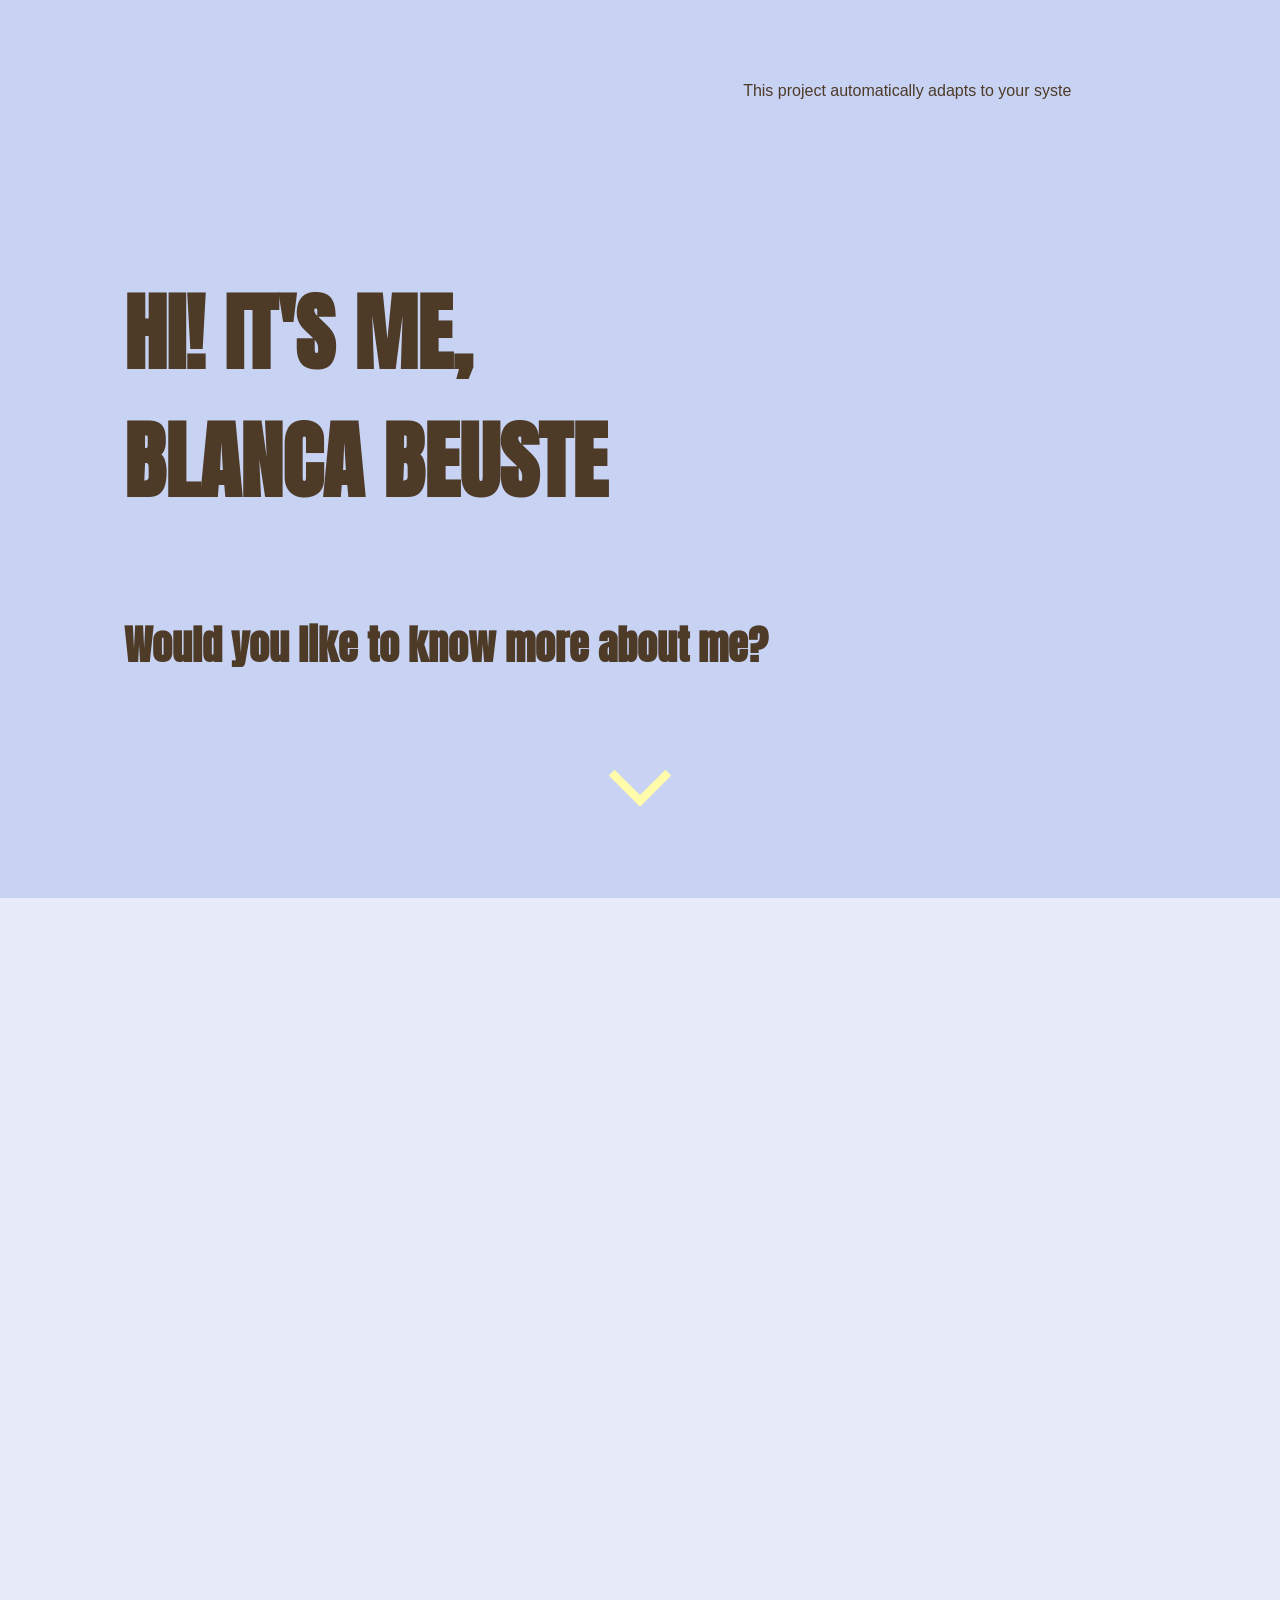
<file: index.html>
<!DOCTYPE html>
<html lang="en">
<head>
    <meta charset="UTF-8">
    <meta name="viewport" content="width=device-width, initial-scale=1.0">
    <title>Getting to know Blanca</title>
    <link rel="stylesheet" href="./css/tokens.css">
    <link rel="stylesheet" href="./css/main.css">
</head>
<body>
<header class="cover">
    <div id="adaptiveContainer">
        <p data-i18n="adaptive">This project automatically adapts to your system's appearance (light or dark mode) and language preferences. Spanish and French are supported; all other languages default to English.</p>
    </div>
    <h1><span data-i18n="greeting">HI! IT'S ME,</span><br>
        BLANCA BEUSTE</h1>
    <h2 data-i18n="intro">Would you like to know more about me?</h2>
    <svg class="arrow" viewBox="0 0 24 24" aria-hidden="true">
        <path d="M12 16.5 4.5 9l1.4-1.4L12 13.7l6.1-6.1L19.5 9z"/>
    </svg>
</header>
<main class="game">
    <div class="instructions">
        <h3 data-i18n="gameTitle">Truth or lie</h3>
        <p data-i18n="gameExplanation">Here are three sets of fun facts about me. Each one has two truths and a lie. Can you spot the lie?</p>
        <br><br>
        <p data-i18n="gameExclamation">Don't miss the last question</p>
    </div>   
    
    <div class="question">
        <h4 data-i18n="q1">I'm the kind of person who...</h4>
        <button class="option" data-i18n="q1a">a. believes that if you try hard enough you can achieve anything, except landing a plane in an emergency.</button>
        <button class="option" data-i18n="q1b">b. collects qualifications: surf coaching, adapted sports, preventing sexual violence in sport, A2 Indonesian…</button>
        <button class="option"data-lie data-i18n="q1c">c. finishes everything she starts, even bad books.</button>
        <div class="solution">
            <p class="correctSolution" data-i18n="q1CorrectSol">Correct! If it's not an obligation, knowing when to quit is a victory.</p>
            <p class="incorrectSolution" data-i18n="q1IncorrectSol">Wrong. The lie was c\nIf it's not an obligation, knowing when to quit is a victory.</p>
        </div>
    </div>

    <a class="next" data-i18n="next" href="question2and3.html">Next</a>
</main>
    <script>const TRANSLATIONS = {};</script>
    <script src="lang/en.js"></script>
    <script src="lang/es.js"></script>
    <script src="lang/fr.js"></script>
    <script src="js/i18n.js"></script>
    <script src="js/game.js"></script>
    <script src="js/textEffects.js"></script>

</body>
</html>
</file>
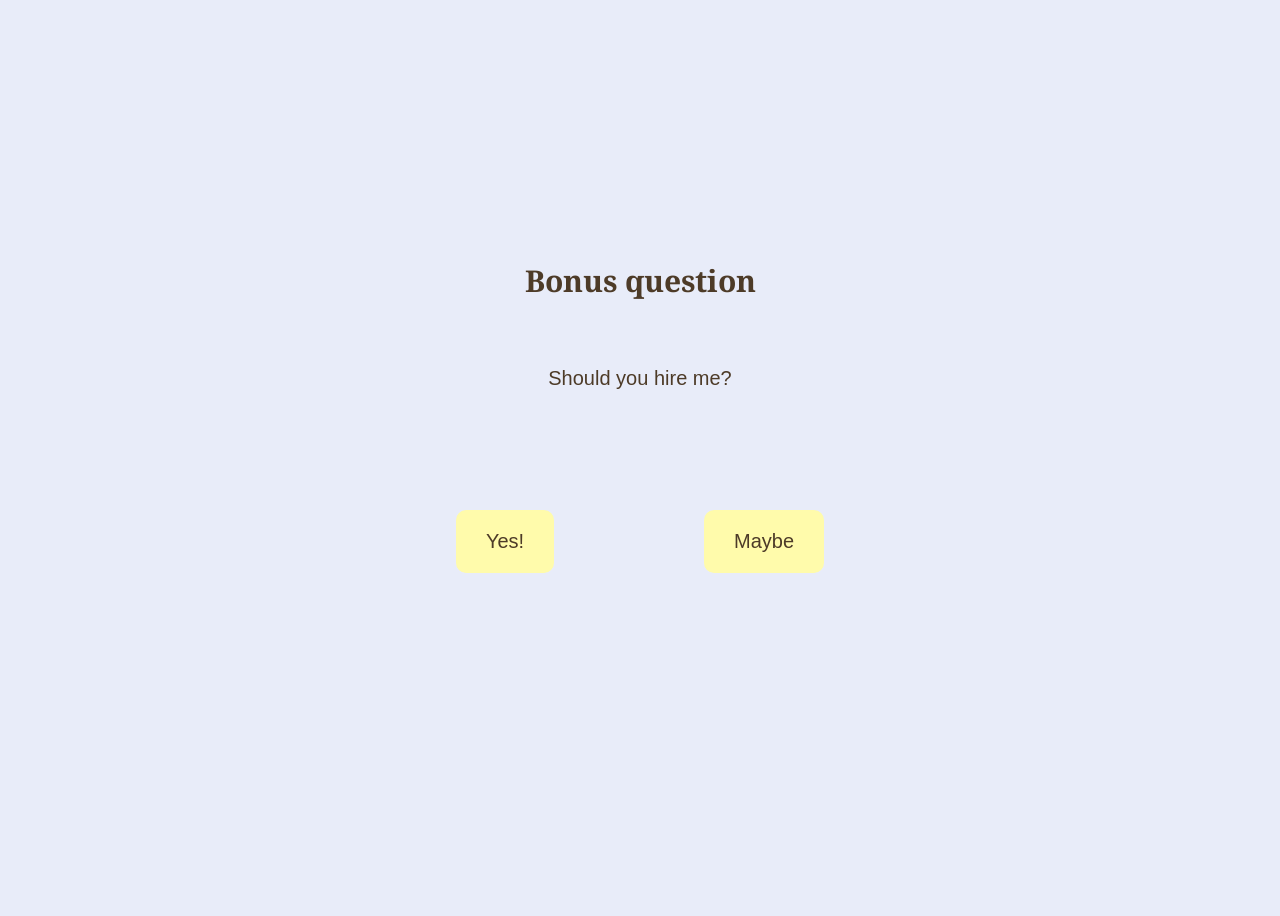
<file: bonus.html>
<!DOCTYPE html>
<html lang="en">
<head>
    <meta charset="UTF-8">
    <meta name="viewport" content="width=device-width, initial-scale=1.0">
    <title>Document</title>
    <link rel="stylesheet" href="./css/tokens.css">
    <link rel="stylesheet" href="./css/main.css">
</head>
<body>
<main class="bonus">
    <h4 data-i18n="bonusTitle">Bonus question</h4>
    <p data-i18n="bonusQuestion">Should you hire me?</p>

    <div class="answers">
        <button id="yes" class="answer" data-i18n="bonusYes">Yes!</button>
        <button id="maybe" class="answer" data-i18n="bonusMaybe">Maybe</button>
    </div>

    <div class="hired" hidden>
        <p data-i18n="bonusHired">Good call! Let's talk:</p>
        <ul class="contact">
            <li><a class="answer" href="mailto:blanca.beuste@gmail.com"> Email</a></li>
            <li><a class="answer" href="https://es.linkedin.com/in/blanca-beuste" target="_blank" rel="noopener">LinkedIn</a></li>
        </ul>
    </div>
</main>
    <script>const TRANSLATIONS = {};</script>
    <script src="lang/en.js"></script>
    <script src="lang/es.js"></script>
    <script src="lang/fr.js"></script>
    <script src="js/i18n.js"></script>
    <script src="./js/bonus.js"></script>
</body>
</html>
</file>
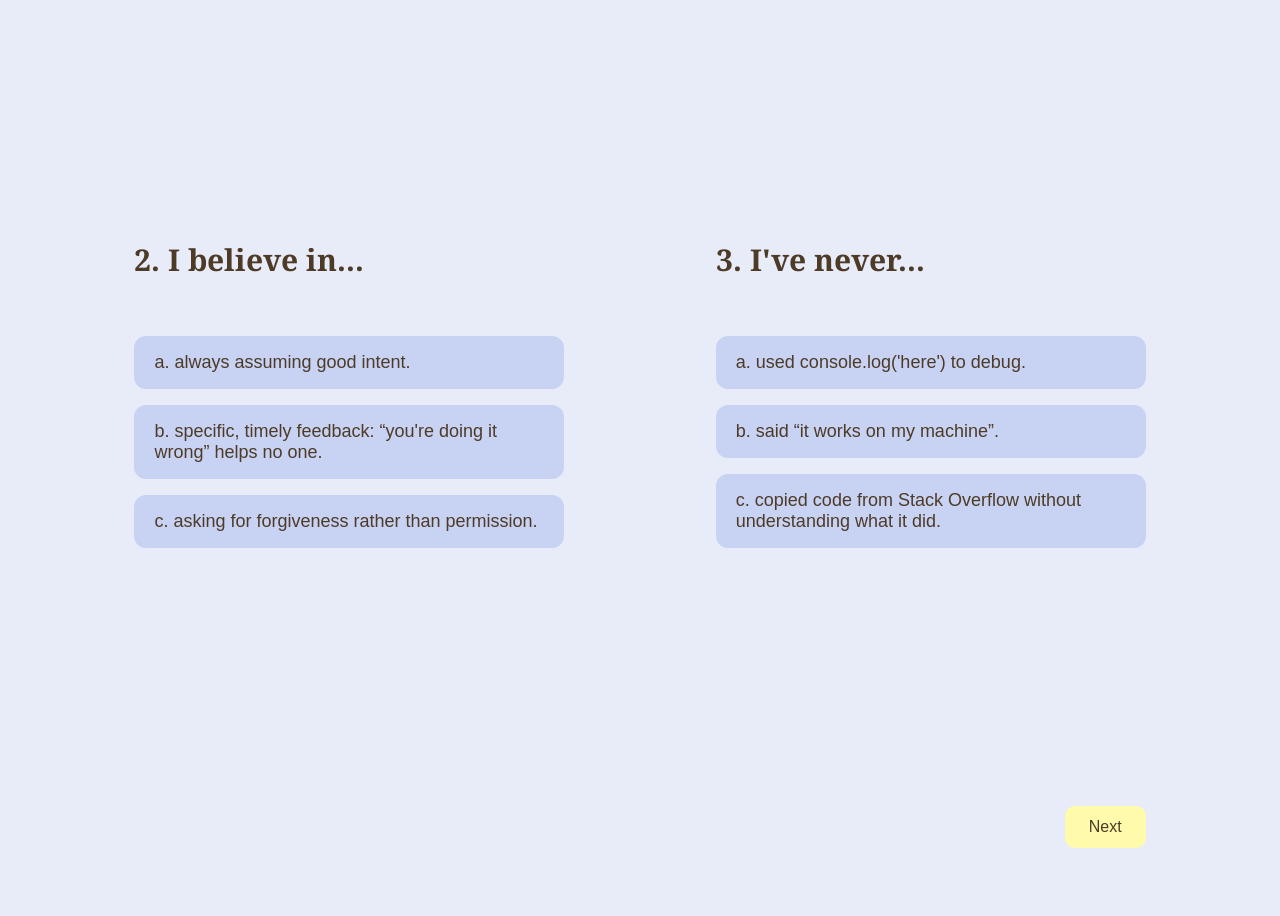
<file: question2and3.html>
<!DOCTYPE html>
<html lang="en">
<head>
    <meta charset="UTF-8">
    <meta name="viewport" content="width=device-width, initial-scale=1.0">
    <title>Getting to know Blanca</title>
    <link rel="stylesheet" href="./css/tokens.css">
    <link rel="stylesheet" href="./css/main.css">    
</head>
<body>
<main class="game">
    <div class="question qleft">
        <h4 data-i18n="q2">I believe in...</h4>
        <button class="option" data-i18n="q2a">a. always assuming good intent.</button>
        <button class="option" data-i18n="q2b">b. specific, timely feedback: “you're doing it wrong” helps no one.</button>
        <button class="option" data-lie data-i18n="q2c">c. asking for forgiveness rather than permission.</button>
        <div class="solution">
            <p class="correctSolution" data-i18n="q2CorrectSol">Correct! I'd rather ask first. It saves headaches, and code that would end up in the bin.</p>
            <p class="incorrectSolution" data-i18n="q2IncorrectSol">Wrong. The lie was c
            \nI'd rather ask first. It saves headaches, and code that would end up in the bin.</p>
        </div>
    </div>   
    
    <div class="question">
            <h4 data-i18n="q3">I've never...</h4>
            <button class="option" data-lie data-i18n="q3a">a. used console.log('here') to debug.</button>
            <button class="option" data-i18n="q3b">b. said “it works on my machine”.</button>
            <button class="option" data-i18n="q3c">c. copied code from Stack Overflow without understanding what it did.</button>
            <div class="solution">
                <p class="correctSolution" data-i18n="q3CorrectSol">Correct! That's a lie, of course.</p>
                <p class="incorrectSolution" data-i18n="q3IncorrectSol">Wrong. The lie was a
                \nThat's a lie, of course.</p>
            </div>
        </div>

    <a class="next" data-i18n="next" href="./bonus.html">Next</a>
</main>
    <script>const TRANSLATIONS = {};</script>
    <script src="lang/en.js"></script>
    <script src="lang/es.js"></script>
    <script src="lang/fr.js"></script>
    <script src="js/i18n.js"></script>
    <script src="js/game.js"></script>
</body>
</html>
</file>
<file: css/tokens.css>
@font-face {
    font-family: "Noto Serif";
    src: url("./fonts/Noto_Serif/NotoSerif-VariableFont_wdth\,wght.ttf") format("truetype");
    font-weight: 100 900;
    font-optical-sizing: auto;
    font-style: normal;
    font-variation-settings:
    "wdth" 100;
}
@font-face {
    font-family: "Anton";
    src: url("./fonts/Anton/Anton-Regular.ttf") format("truetype");
    font-weight: normal;
    font-style: normal;
    font-display: swap;
}

:root {
    /*      --color-fondo: #DBE2F8;
    --color-fondo2: #bac5e9;*/
    --color-fondo: #e8ecf9;
    --color-fondo2: #c8d2f3;
    --color-texto: #4d3b28;
    --color-acento: #fffbab;
    --color-correcto: #9fd8a3;
    --fuente-titulos: "Anton", Impact, sans-serif;
    --fuente-subtitulos: "Noto Serif", serif;
    --fuente-textos: Arial, sans-serif;

}

@media (prefers-color-scheme: dark) {
    :root {
    --color-fondo: #271e14;
    --color-fondo2: #253045;
    --color-texto: #abb7de;
    --color-acento: #622561;
    --color-correcto: #6b946e;
    }
}
</file>
<file: css/main.css>
*, *::before, *::after {
    box-sizing: border-box;
}
body {
    background-color: var(--color-fondo);
}
h1 {
    text-align: left;
    font-family: var(--fuente-titulos);
    font-size: 85px;
    font-weight: thin;
    color: var(--color-texto);
}
h2{
    text-align: left;
    font-family: var(--fuente-titulos);
    font-size: 40px;
    font-weight: thin;
    color: var(--color-texto);
}
h3{
    text-align: left;
    margin-top: 10px;
    font-family: var(--fuente-subtitulos);
    font-size: 40px;
    font-weight: thin;
    color: var(--color-acento);
}
h4{
    text-align: left;
    font-family: var(--fuente-subtitulos);
    font-size: 30px;
    font-weight: thin;
    color: var(--color-texto);
    margin-top: 10px;
}
p {
    text-align: left;
    font-family: var(--fuente-textos);
    color: var(--color-texto);
    font-size: 20px;
    line-height: 1.8;
}

#adaptiveContainer {
    width: 40%;
    align-self: flex-end;
    margin-bottom: auto;
}
#adaptiveContainer p {
    text-align: left;
    font-size: 16px;min-height: 4lh;
}
.cover {
    background-color: var(--color-fondo2);
    position: relative;
    z-index: 1;
    min-height: 100vh;
    min-height: 100dvh;
    display: flex;
    flex-direction: column;
    justify-content: flex-end;
    align-items: flex-start;
    padding: 5% 10% 15% 10%;
    margin: -10px -10px 0px -10px;
}
.arrow {
    position: absolute;
    bottom: 60px;
    left: 50%;
    width: 100px;
    height: 100px;
    fill: var(--color-acento);
    translate: -50% 0;
    animation: pulse 1.3s ease infinite;
}

@keyframes pulse {
    0%, 100% { transform: translateY(0); }
    50%      { transform: translateY(12px); }
}

.game {
    position: sticky;
    bottom: 0;
    z-index: 0;
    min-height: 100vh;
    min-height: 100dvh;
    display: grid;
    grid-template-columns: 1fr 1fr;
    align-content: center;
    align-items: stretch;
    gap: 15%;
    padding: 5% 10%;
    background-color: var(--color-fondo);
}

.instructions {
    background-color: var(--color-texto);
    padding: 10% 10%;
    border-radius: 5px;
}

.instructions p {
    color: var(--color-acento);
    font-size: 20px;
    line-height: 1.8;
}

.question {
    display: flex;
    flex-direction: column;
    gap: 1rem;
}

.option {
    font-family: var(--fuente-textos);
    font-size: 18px;
    text-align: left;
    color: var(--color-texto);
    background: var(--color-fondo2);
    border: none;
    border-radius: 12px;
    padding: 1rem 1.25rem;
    cursor: pointer;
    transition: background-color .2s;
}

.option:hover:not(:disabled) {
    background-color: var(--color-acento);
}

.option:disabled {
    cursor: default;
}

.option.correct {
    background-color: var(--color-correcto);
    border-color: var(--color-correcto);
}

.option.wrong {
    background-color: var(--color-acento);
}

.solution {
    display: grid;
}

.solution > p {
    grid-area: 1 / 1;
    visibility: hidden;
    font-size: 19px;
}

.solution > p.visible {
    visibility: visible;
}
.correctSolution, .incorrectSolution {
    text-align: left;
    font-size: 18px;
    margin-top: 10px;
    margin-bottom: 10px;
}

.next {
    position: absolute;
    right: 10%;
    bottom: 60px;
    font-family: var(--fuente-textos);
    color: var(--color-texto);
    text-decoration: none;
    border: none;
    border-radius: 10px;
    padding: 12px 24px;
    background-color: var(--color-acento);
}
.next:hover {
    background-color: var(--color-texto);
    color: var(--color-acento);
}

[data-i18n] {
    white-space: pre-line;
}

.bonus {
    min-height: 100vh;
    min-height: 100dvh;
    display: flex;
    flex-direction: column;
    justify-content: center;
    align-items: center;
    align-content: center;
}
.answers {
    position: relative;
    width: 100%;
    max-width: 600px;
    min-height: 250px;
    display: flex;
    justify-content: center;
    align-items: center;
    gap: 150px;
}

.answer {
    cursor: pointer;
    font-size: 20px;
    font-family: var(--fuente-textos);
    color: var(--color-texto);
    text-decoration: none;
    border: none;
    border-radius: 10px;
    padding: 20px 30px;
    background-color: var(--color-acento);
}
.answer:hover {
    background-color: var(--color-texto);
    color: var(--color-acento);
}
.hired {
    background-color: var(--color-fondo2);
    padding: 50px;
    border-radius: 5px;
}

.contact {
    list-style: none;
    padding: 30px;
    display: flex;
    flex-wrap: wrap;
    justify-content: center;
    gap: 50px;
}

@media (max-width: 1100px) {
    .game {
        gap:10%;
    }
}

@media (max-width: 900px) {
    #adaptiveContainer {
        width: 60%;
    }
    #adaptiveContainer p {
        font-size: 14px;
    }
    h1 {
        font-size: 60px;
    }
    h2 {
        font-size: 30px;
    }
    .cover {
        padding-bottom: 20%;
    }
    .arrow {
        bottom: 65px;
        width: 75px;
        height: 75px;
    }
    .game {
        grid-template-columns: 1fr;
        top: 0;
        gap: 5%;
    }
    .instructions {
        margin-top: 150px;
    }
    .qleft {
        margin-top: 100px;
    }
    .next {
        position: static;
        justify-self: end;
        margin-bottom: 65px;
        margin-top: 150px;
    }
    .bonus {
        justify-content: flex-start;
        margin-top: 100px;
    }
}

@media (max-width: 700px) {
    #adaptiveContainer {
        width: 100%;
    }
    #adaptiveContainer p {
        font-size: 11px;
    }
    h1 {
        font-size: 50px;
    }
    h2 {
        font-size: 22px;
    }
    h3 {
        font-size: 30px;
    }
    h4 {
        font-size: 25px;
    }
    .cover {
        padding-bottom: 40%;
    }
    .instructions p {
        font-size: 18px;
        line-height: 1.7;
    }
    .option {
        font-size: 16px;
    }
    .solution > p {
        font-size: 17px;
    }
    .bonus > p {
        font-size: 17px;
    }
    .hired > p {
        font-size: 17px;
    }
    .answers {
        gap: 50px;
    }
    .answer {
        font-size: 18px;
    }
}
@media (max-width: 425px) {
    .cover {
        padding-right: 5%;
        padding-left: 5%;
    }
    .game {
        padding-right: 5%;
        padding-left: 5%;
    }
    .instructions {
        margin: 150px -10% 0% -10%;
        border-radius: 0%;
    }
    .hired {
        margin: 0% -10% 0% -10%;
        border-radius: 0%;
    }
}
</file>
